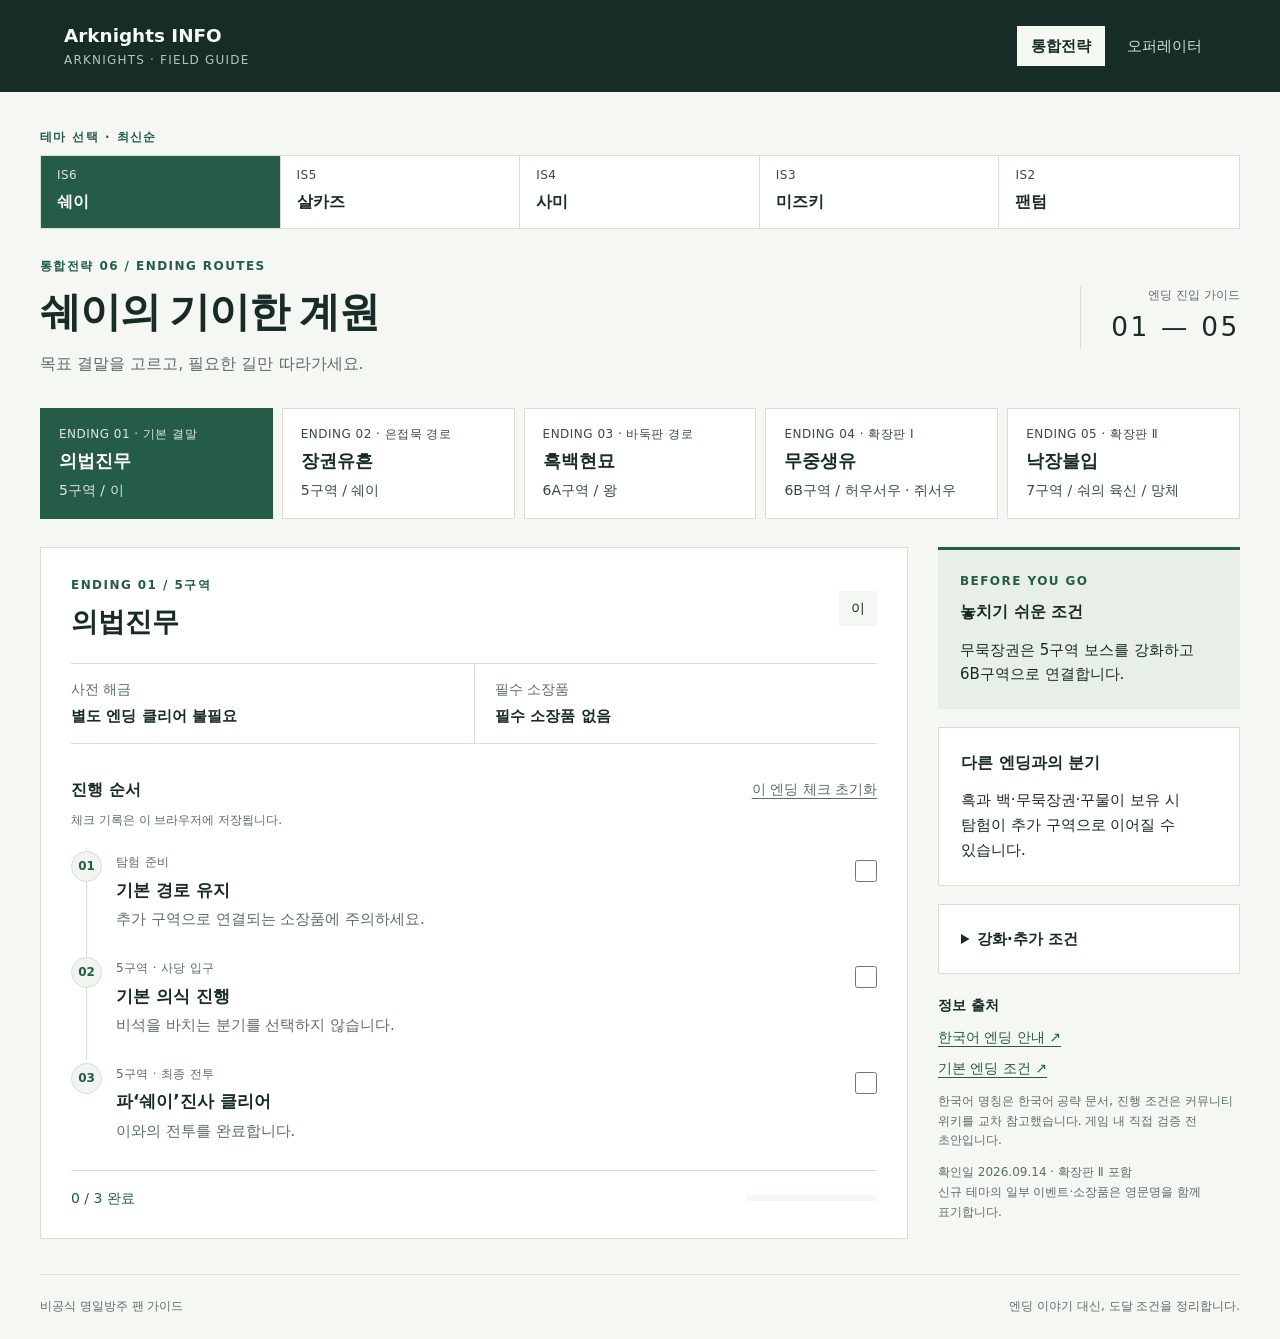
<file: index.html>
<!doctype html>
<html lang="ko">
<head>
  <meta charset="UTF-8"><meta name="viewport" content="width=device-width, initial-scale=1">
  <title>Arknights INFO · 명일방주 엔딩 가이드</title>
  <meta name="description" content="명일방주 쉐이·살카즈·사미·미즈키·팬텀 통합전략 엔딩별 해금 조건, 필수 소장품과 진행 체크리스트.">
  <link rel="icon" href="data:image/svg+xml,%3Csvg xmlns='http://www.w3.org/2000/svg' viewBox='0 0 32 32'%3E%3Crect width='32' height='32' rx='6' fill='%23152021'/%3E%3Cpath d='M8 24V8h16v16M8 16h16M16 8v16' stroke='%23b7e6ce' fill='none' stroke-width='2'/%3E%3C/svg%3E">
  <link rel="stylesheet" href="./style.css?v=20260914-4"><link rel="stylesheet" href="./operators.css?v=1"><script defer src="./data.js?v=20260914-4"></script><script defer src="./app.js?v=20260914-brand2"></script>
</head>
<body>
  <a class="skip" href="#route">진행 순서로 이동</a>
  <header><a class="brand" href="./?v=20260914-brand2"><span>Arknights INFO<small>ARKNIGHTS · FIELD GUIDE</small></span></a><div class="site-menu" aria-label="사이트 메뉴"><a href="./?v=20260914-brand2" aria-current="page">통합전략</a><a href="./operators.html?v=20260914-brand2">오퍼레이터</a></div></header>
  <main>
    <p class="eyebrow">테마 선택 · 최신순</p><nav id="themes" aria-label="통합전략 테마"></nav>
    <div class="intro"><div><p id="theme-meta" class="eyebrow">통합전략 06 / ENDING ROUTES</p><h1 id="theme-title">쉐이의 기이한 계원</h1><p class="subtitle">목표 결말을 고르고, 필요한 길만 따라가세요.</p></div><span class="edition">엔딩 진입 가이드<br><b id="ending-count">01 — 05</b></span></div>
    <nav id="endings" aria-label="목표 엔딩"></nav>
    <div class="workspace"><section id="route" tabindex="-1" aria-labelledby="route-title">
      <div class="route-heading"><div><p id="route-meta" class="eyebrow"></p><h2 id="route-title"></h2></div><span id="boss" class="boss"></span></div>
      <div id="overview" class="overview" aria-label="엔딩 핵심 조건"></div>
      <div class="list-heading"><h3>진행 순서</h3><button id="reset" class="text-button" type="button">이 엔딩 체크 초기화</button></div>
      <p class="storage-note" id="storage-note">체크 기록은 이 브라우저에 저장됩니다.</p>
      <ol id="steps"></ol>
      <div class="completion" role="status" aria-live="polite"><span id="progress-label"></span><progress id="progress" value="0" max="1"></progress></div>
    </section><aside>
      <section class="note-panel"><p class="eyebrow">BEFORE YOU GO</p><h3>놓치기 쉬운 조건</h3><div id="warnings"></div></section>
      <section class="branch-panel"><h3>다른 엔딩과의 분기</h3><p id="branch"></p></section>
      <details id="extra"><summary>강화·추가 조건</summary><p id="extra-copy"></p></details>
      <section class="source-panel"><h3>정보 출처</h3><div id="sources"></div><p>한국어 명칭은 한국어 공략 문서, 진행 조건은 커뮤니티 위키를 교차 참고했습니다. 게임 내 직접 검증 전 초안입니다.</p><p>확인일 2026.09.14 · 확장판 Ⅱ 포함<br>신규 테마의 일부 이벤트·소장품은 영문명을 함께 표기합니다.</p></section>
    </aside></div>
    <footer><span>비공식 명일방주 팬 가이드</span><span>엔딩 이야기 대신, 도달 조건을 정리합니다.</span></footer>
  </main><noscript>엔딩을 선택하고 체크리스트를 사용하려면 JavaScript를 켜 주세요.</noscript>
</body></html>
</file>
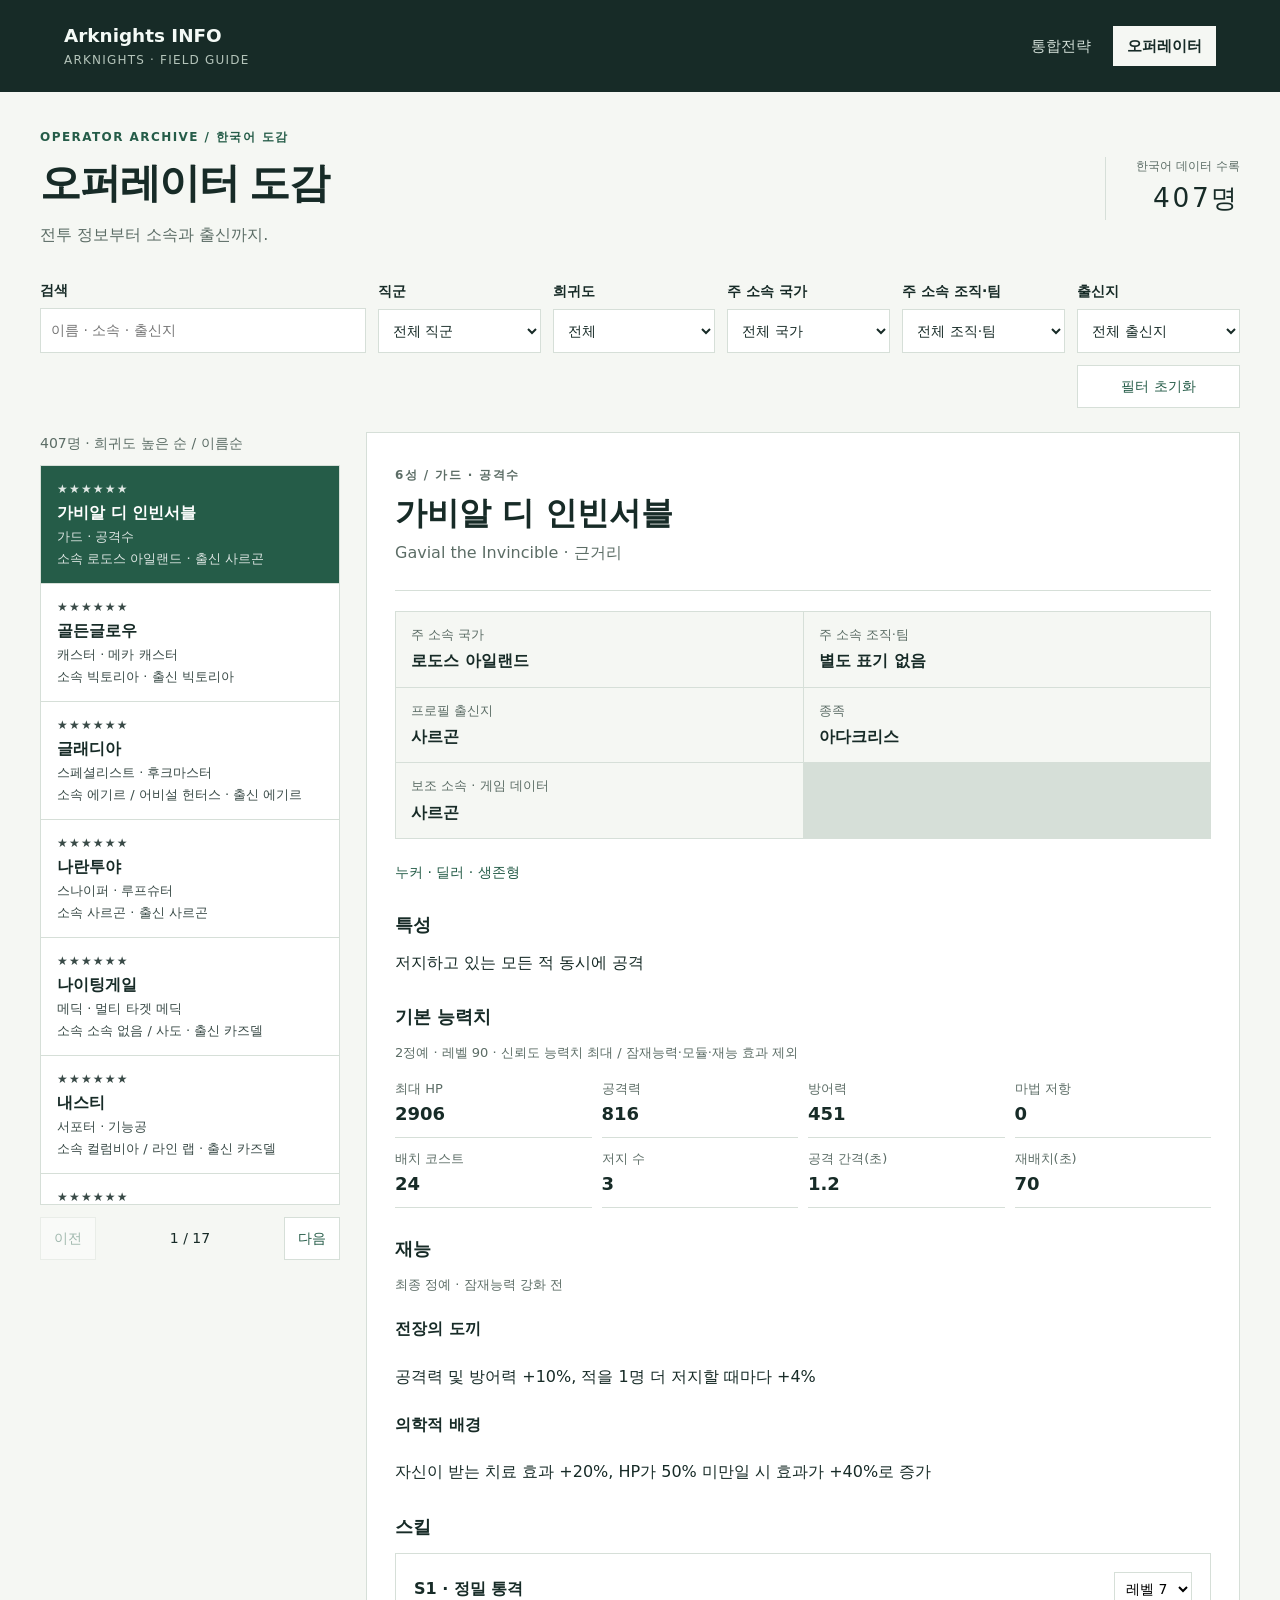
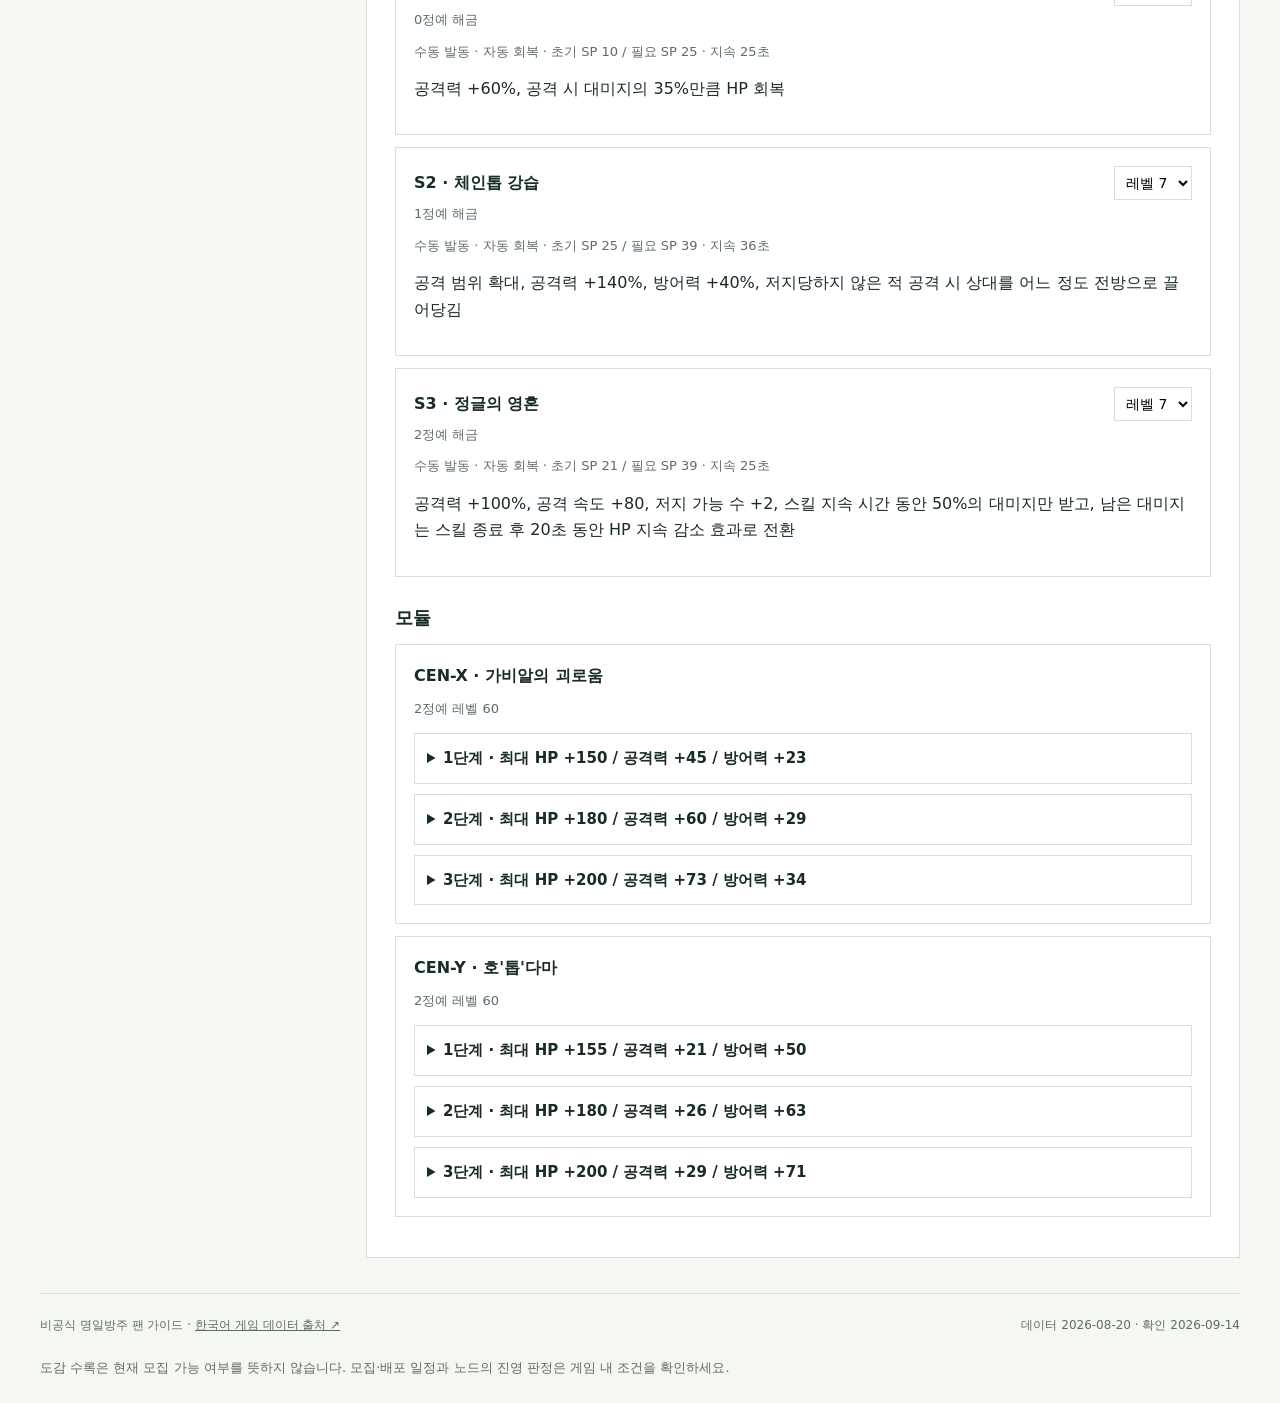
<file: operators.html>
<!doctype html><html lang="ko"><head><meta charset="utf-8"><meta name="viewport" content="width=device-width,initial-scale=1"><title>오퍼레이터 도감 · Arknights INFO</title><link rel="icon" href="data:image/svg+xml,%3Csvg xmlns='http://www.w3.org/2000/svg' viewBox='0 0 32 32'%3E%3Crect width='32' height='32' rx='6' fill='%23172b27'/%3E%3Cpath d='M9 8h14v16H9zM13 12h6M13 16h6M13 20h4' fill='none' stroke='%23c4e7d2' stroke-width='2'/%3E%3C/svg%3E"><meta name="description" content="명일방주 한국어 오퍼레이터 도감. 직군, 스킬, 재능, 모듈과 소속·출신지를 찾아보세요."><link rel="stylesheet" href="./style.css?v=20260914-4"><link rel="stylesheet" href="./operators.css?v=1"><script defer src="./operators.js?v=20260914-brand2"></script></head><body>
<a class="skip" href="#operator-detail">오퍼레이터 상세로 이동</a>
<header><a class="brand" href="./?v=20260914-brand2"><span>Arknights INFO<small>ARKNIGHTS · FIELD GUIDE</small></span></a><div class="site-menu" aria-label="사이트 메뉴"><a href="./?v=20260914-brand2">통합전략</a><a href="./operators.html?v=20260914-brand2" aria-current="page">오퍼레이터</a></div></header>
<main><div class="intro"><div><p class="eyebrow">OPERATOR ARCHIVE / 한국어 도감</p><h1 id="theme-title">오퍼레이터 도감</h1><p class="subtitle">전투 정보부터 소속과 출신까지.</p></div><span class="edition">한국어 데이터 수록<br><b id="total-count">—</b></span></div>
<form id="filters" role="search" aria-label="오퍼레이터 찾기"><label class="search-field">검색<input id="op-search" type="search" placeholder="이름 · 소속 · 출신지" autocomplete="off"></label><label>직군<select id="op-prof"><option value="">전체 직군</option></select></label><label>희귀도<select id="op-rarity"><option value="">전체</option><option value="6">6성</option><option value="5">5성</option><option value="4">4성</option><option value="3">3성</option><option value="2">2성</option><option value="1">1성</option></select></label><label>주 소속 국가<select id="op-nation"><option value="">전체 국가</option></select></label><label>주 소속 조직·팀<select id="op-group"><option value="">전체 조직·팀</option></select></label><label>출신지<select id="op-birth"><option value="">전체 출신지</option></select></label><button type="reset" class="filter-reset">필터 초기화</button></form>
<div class="catalog"><section class="operator-index" aria-label="검색 결과"><p id="result-count" role="status" aria-live="polite">도감을 불러오는 중입니다…</p><div id="operator-list"></div><div class="pagination"><button id="previous" type="button">이전</button><span id="page-count"></span><button id="next" type="button">다음</button></div></section><section id="operator-detail" tabindex="-1" aria-label="오퍼레이터 상세"><p>목록에서 오퍼레이터를 선택하세요.</p></section></div>
<footer><span>비공식 명일방주 팬 가이드 · <a href="https://github.com/ArknightsAssets/ArknightsGamedata/tree/master/kr/gamedata/excel" target="_blank" rel="noopener">한국어 게임 데이터 출처 ↗</a></span><span id="data-date">데이터 확인 중</span></footer><p class="data-note">도감 수록은 현재 모집 가능 여부를 뜻하지 않습니다. 모집·배포 일정과 노드의 진영 판정은 게임 내 조건을 확인하세요.</p></main></body></html>
</file>
<file: style.css>
:root{color-scheme:light;--ink:#172b27;--muted:#5c6d66;--line:#d6dfd8;--paper:#f5f7f3;--green:#255c48;--mint:#c4e7d2;--orange:#a3451e}*{box-sizing:border-box}body{margin:0;background:var(--paper);color:var(--ink);font-family:system-ui,-apple-system,'Apple SD Gothic Neo','Malgun Gothic',sans-serif;font-size:1rem;line-height:1.65}button,a,input,summary{-webkit-tap-highlight-color:transparent}button,input{font:inherit}button,a,summary,input{touch-action:manipulation}a{color:inherit}button{cursor:pointer}button:focus-visible,a:focus-visible,summary:focus-visible,input:focus-visible{outline:3px solid #ad572c;outline-offset:4px}.skip{position:absolute;top:-100px;background:#fff;padding:12px;z-index:10}.skip:focus{top:0}header{background:#172b27;color:#f4faf6;min-height:92px;padding:20px max(5vw,24px);display:flex;align-items:center;justify-content:space-between;gap:20px}.brand{display:flex;align-items:center;gap:14px;text-decoration:none;font-weight:750;font-size:1.15rem}.seal{border:1px solid #8eaa9a;padding:2px 11px;font-family:serif;font-size:1.7rem;color:var(--mint)}.brand small{display:block;font-size:.75rem;letter-spacing:.1em;font-weight:450;color:#b4c4ba}.server{font-size:.875rem;border:1px solid #52685a;padding:6px 12px;white-space:nowrap}main{max-width:1344px;margin:auto;padding:36px 40px 0}.intro{display:flex;justify-content:space-between;align-items:center;gap:20px;margin-bottom:30px}.eyebrow{font-size:.75rem;letter-spacing:.12em;font-weight:700;color:var(--green);margin:0 0 7px}h1{font-family:inherit;font-size:clamp(1.8rem,3.2vw,2.7rem);font-weight:750;letter-spacing:-.035em;line-height:1.35;margin:0}.subtitle{margin:10px 0 0;color:var(--muted)}.edition{text-align:right;font-size:.75rem;color:var(--muted);border-left:1px solid var(--line);padding-left:30px}.edition b{font-size:1.65rem;font-weight:400;color:var(--ink);letter-spacing:.1em}nav{display:grid;grid-template-columns:repeat(var(--count,5),minmax(0,1fr));gap:9px;margin-bottom:28px}nav button{display:flex;flex-direction:column;align-items:flex-start;border:1px solid var(--line);background:#fff;color:var(--ink);padding:16px 18px;text-align:left;min-height:106px;transition:background .15s}nav button[aria-pressed=true]{background:var(--green);color:white;border-color:var(--green)}nav button:hover{border-color:var(--green)}nav small{font-size:.75rem;letter-spacing:.04em;opacity:.85}nav strong{font-size:1.1rem;margin:3px 0}nav span{font-size:.875rem;opacity:.85}.workspace{display:grid;grid-template-columns:minmax(0,1fr) 302px;gap:30px}#route{background:#fff;border:1px solid var(--line);padding:28px 30px;min-width:0}.route-heading{display:flex;justify-content:space-between;gap:12px;align-items:center;margin-bottom:22px}h2{font-size:1.7rem;line-height:1.4;margin:0}h3{font-size:1rem;margin:0}.boss{font-size:.875rem;background:var(--paper);padding:6px 12px;text-align:center}.overview{display:grid;grid-template-columns:1fr 1fr;border-top:1px solid var(--line);border-bottom:1px solid var(--line);margin-bottom:28px}.overview div{padding:14px 0}.overview div+div{padding-left:20px;border-left:1px solid var(--line)}.overview small{display:block;color:var(--muted);font-size:.875rem;margin-bottom:3px}.overview strong{font-size:.95rem;font-weight:600;display:block;overflow-wrap:anywhere}.list-heading{display:flex;justify-content:space-between;gap:12px;align-items:center}.text-button{font-size:.875rem;background:none;border:0;color:var(--muted);padding:6px 0;text-decoration:underline;text-underline-offset:4px}.storage-note{font-size:.75rem;color:var(--muted);margin:3px 0 18px}ol{list-style:none;margin:0;padding:0}li{position:relative;margin-left:15px;padding:0 0 22px 29px;border-left:1px solid var(--line)}li:last-child{border-left-color:transparent;padding-bottom:8px}.step-number{position:absolute;left:-16px;top:3px;width:31px;height:31px;background:#f0f5ef;color:var(--green);border:1px solid var(--line);display:grid;place-items:center;font-size:.75rem;font-weight:700;border-radius:50%}li label{display:flex;align-items:flex-start;justify-content:space-between;gap:16px;cursor:pointer;min-height:42px}.step-location{font-size:.75rem;letter-spacing:.025em;color:var(--muted)}.step-title{display:block;font-size:1.05rem;font-weight:650;margin:2px 0}.step-copy{display:block;font-size:.9375rem;color:var(--muted);margin-top:3px;word-break:keep-all;overflow-wrap:anywhere}input[type=checkbox]{flex-shrink:0;accent-color:var(--green);width:22px;height:22px;margin:12px 0 0;cursor:pointer}li.done .step-number{background:var(--green);color:#fff;border-color:var(--green)}li.done .step-title{color:#6d7d74}.completion{border-top:1px solid var(--line);margin-top:18px;padding-top:16px;display:flex;align-items:center;justify-content:space-between;gap:16px;font-size:.875rem;color:var(--green)}progress{width:130px;height:6px;accent-color:var(--green);border:0;background:var(--paper)}progress::-webkit-progress-bar{background:var(--paper)}progress::-webkit-progress-value{background:var(--green)}aside{display:flex;flex-direction:column;gap:18px}aside section,details{padding:22px}aside p{font-size:.9375rem;margin:12px 0 0;word-break:keep-all;overflow-wrap:anywhere}.note-panel{background:#e8efe7;border-top:3px solid var(--green)}.note-panel .warning{border-top:1px solid #c9d7ca;padding-top:12px}.note-panel .warning:first-child{border-top:0;padding-top:0}.branch-panel{background:#fff;border:1px solid var(--line)}details{border:1px solid var(--line);background:#fff;font-size:.9375rem}summary{cursor:pointer;font-weight:600;min-height:24px}.source-panel{padding:2px 0 12px}.source-panel h3{font-size:.875rem}.source-panel p{font-size:.75rem;color:var(--muted)}.source-panel a{display:block;font-size:.875rem;color:var(--green);margin-top:8px;text-underline-offset:4px}footer{display:flex;justify-content:space-between;gap:20px;font-size:.75rem;color:var(--muted);border-top:1px solid var(--line);padding:22px 0;margin-top:35px}@media(max-width:1000px){main{padding:28px 24px 0}.workspace{grid-template-columns:minmax(0,1fr) 250px;gap:20px}#route{padding:24px 20px}nav button{padding:12px}nav span{font-size:.75rem}}@media(max-width:760px){header{padding:16px 20px;min-height:80px}.brand small{font-size:.75rem;letter-spacing:0}.server{font-size:.75rem;padding:4px 8px}.brand{font-size:1rem;gap:10px}.seal{padding:0 9px}.intro{margin-bottom:22px}.edition{display:none}main{padding:24px 18px 0}nav{grid-template-columns:repeat(2,minmax(0,1fr));gap:8px}nav button{min-height:90px}nav button:last-child:nth-child(odd){grid-column:span 2}nav strong{font-size:1rem}.workspace{display:block}aside{margin-top:22px;gap:14px}#route{padding:22px 18px}.route-heading{align-items:flex-start}.boss{max-width:130px}h2{font-size:1.5rem}.overview{grid-template-columns:1fr}.overview div+div{border-left:0;border-top:1px solid var(--line);padding-left:0}.step-title{font-size:1rem}li{padding-left:24px}.completion{flex-wrap:wrap}footer{flex-direction:column;gap:5px}.source-panel{padding:10px 5px}.subtitle{font-size:.9375rem}}@media(prefers-reduced-motion:reduce){*{transition:none!important}}

#themes{margin-bottom:28px;gap:0;border:1px solid var(--line)}#themes button{min-height:64px;padding:10px 16px;border:0;border-right:1px solid var(--line)}#themes button:last-child{border-right:0}#themes strong{font-size:1rem}#themes small{font-size:.75rem}body[data-theme=sarkaz]{--green:#614078;--mint:#dfcbea}body[data-theme=sami]{--green:#285d83;--mint:#c9e4f5}body[data-theme=mizuki]{--green:#166775;--mint:#bce6e9}body[data-theme=phantom]{--green:#8c3546;--mint:#efc3cc}@media(max-width:760px){#themes{grid-template-columns:repeat(5,minmax(0,1fr))}#themes button{padding:8px 3px;min-height:60px;align-items:center}#themes button:last-child:nth-child(odd){grid-column:auto}#themes strong{font-size:.875rem}#themes small{font-size:.75rem}.server{white-space:normal}.brand small{font-size:.65rem}}

.brand-icon{width:38px;height:38px;flex-shrink:0;color:var(--mint)}

#theme-title{font-family:"Apple SD Gothic Neo","Malgun Gothic","Noto Sans KR",Arial,sans-serif;font-weight:700;letter-spacing:-.03em;line-height:1.4}
</file>
<file: operators.css>
.site-menu{display:flex;gap:8px;flex-shrink:0}.site-menu a{font-size:.9375rem;text-decoration:none;padding:8px 14px;color:#d1ddd6}.site-menu a[aria-current=page]{background:#f5f7f3;color:#172b27;font-weight:700}.faction-guide{display:flex;justify-content:space-between;gap:24px;align-items:center;padding:20px 24px;border-left:3px solid var(--green);background:#e8efe7;margin-bottom:24px}.faction-guide p{margin:5px 0;font-size:.9375rem}.faction-guide small{color:var(--muted);font-size:.8125rem}.quick-filters{display:flex;gap:8px;flex-shrink:0}.quick-filters button,.filter-reset,.pagination button{border:1px solid var(--line);background:white;padding:9px 13px;color:var(--green)}#filters{display:grid;grid-template-columns:2fr repeat(5,1fr);gap:12px;align-items:end;margin-bottom:24px}#filters label{font-size:.875rem;font-weight:600;min-width:0}#filters input,#filters select{display:block;width:100%;font:inherit;font-weight:400;border:1px solid var(--line);background:#fff;color:var(--ink);padding:10px;margin-top:6px;min-height:44px;border-radius:0}.filter-reset{grid-column:6;font-size:.875rem}.catalog{display:grid;grid-template-columns:300px minmax(0,1fr);gap:26px;align-items:start}#result-count{margin:0 0 10px;font-size:.875rem;color:var(--muted)}#operator-list{max-height:740px;overflow:auto;border:1px solid var(--line);background:white}.operator-row{display:block;width:100%;border:0;border-bottom:1px solid var(--line);background:white;padding:14px 16px;text-align:left;color:var(--ink)}.operator-row[aria-pressed=true]{background:var(--green);color:#fff}.operator-row strong{font-size:1rem;display:block}.operator-row span{font-size:.8125rem;display:block;opacity:.85}.operator-row .row-star{font-size:.75rem;letter-spacing:.1em}.pagination{display:flex;gap:12px;align-items:center;justify-content:space-between;margin-top:12px;font-size:.875rem}.pagination button:disabled{opacity:.4;cursor:default}#operator-detail{background:#fff;border:1px solid var(--line);padding:28px;min-width:0;scroll-margin-top:15px}.op-heading{border-bottom:1px solid var(--line);padding-bottom:18px;margin-bottom:20px}.op-heading h2{font-size:2rem}.op-heading p{margin:5px 0;color:var(--muted)}.op-facts{display:grid;grid-template-columns:repeat(2,minmax(0,1fr));margin:0 0 22px;gap:1px;background:var(--line);border:1px solid var(--line)}.op-facts div{padding:12px 15px;background:var(--paper)}.op-facts dt{font-size:.8125rem;color:var(--muted)}.op-facts dd{margin:3px 0 0;font-weight:600;overflow-wrap:anywhere}.op-section{margin-top:26px}.op-section h3{font-size:1.125rem;margin-bottom:10px}.op-section p{white-space:pre-line;overflow-wrap:anywhere;margin:8px 0 14px}.stat-grid{display:grid;grid-template-columns:repeat(4,minmax(0,1fr));gap:10px}.stat-grid div{border-bottom:1px solid var(--line);padding-bottom:8px}.stat-grid small{display:block;color:var(--muted);font-size:.8125rem}.stat-grid b{font-size:1.125rem}.stat-note,.data-note{font-size:.8125rem;color:var(--muted)}.skill-card,.module-card{padding:18px;border:1px solid var(--line);margin:12px 0}.skill-card h4,.module-card h4{margin:0;font-size:1rem}.skill-top{display:flex;align-items:center;justify-content:space-between;gap:10px}.skill-top select{font:inherit;font-size:.875rem;padding:7px;border:1px solid var(--line);background:#fff}.skill-meta{font-size:.8125rem;color:var(--muted)}.module-card details{padding:12px;margin-top:10px}.module-card summary{font-size:.9375rem}.empty-result{padding:22px;color:var(--muted)}.data-note{margin:0 0 24px}.op-tags{font-size:.875rem;color:var(--green)}@media(max-width:1050px){#filters{grid-template-columns:repeat(3,minmax(0,1fr))}.filter-reset{grid-column:3}.catalog{grid-template-columns:250px minmax(0,1fr)}.faction-guide{align-items:flex-start;flex-direction:column;gap:12px}}@media(max-width:760px){header{gap:10px;flex-wrap:wrap}.site-menu a{padding:7px 9px;font-size:.875rem}.brand small{display:none}.catalog{grid-template-columns:1fr}#operator-list{max-height:300px}#filters{grid-template-columns:repeat(2,minmax(0,1fr))}.search-field{grid-column:span 2}.filter-reset{grid-column:auto}.faction-guide{padding:16px}.op-facts{grid-template-columns:1fr}#operator-detail{padding:20px}.stat-grid{grid-template-columns:repeat(2,minmax(0,1fr))}.skill-top{align-items:flex-start}.op-heading h2{font-size:1.65rem}.quick-filters{flex-wrap:wrap}}
</file>
